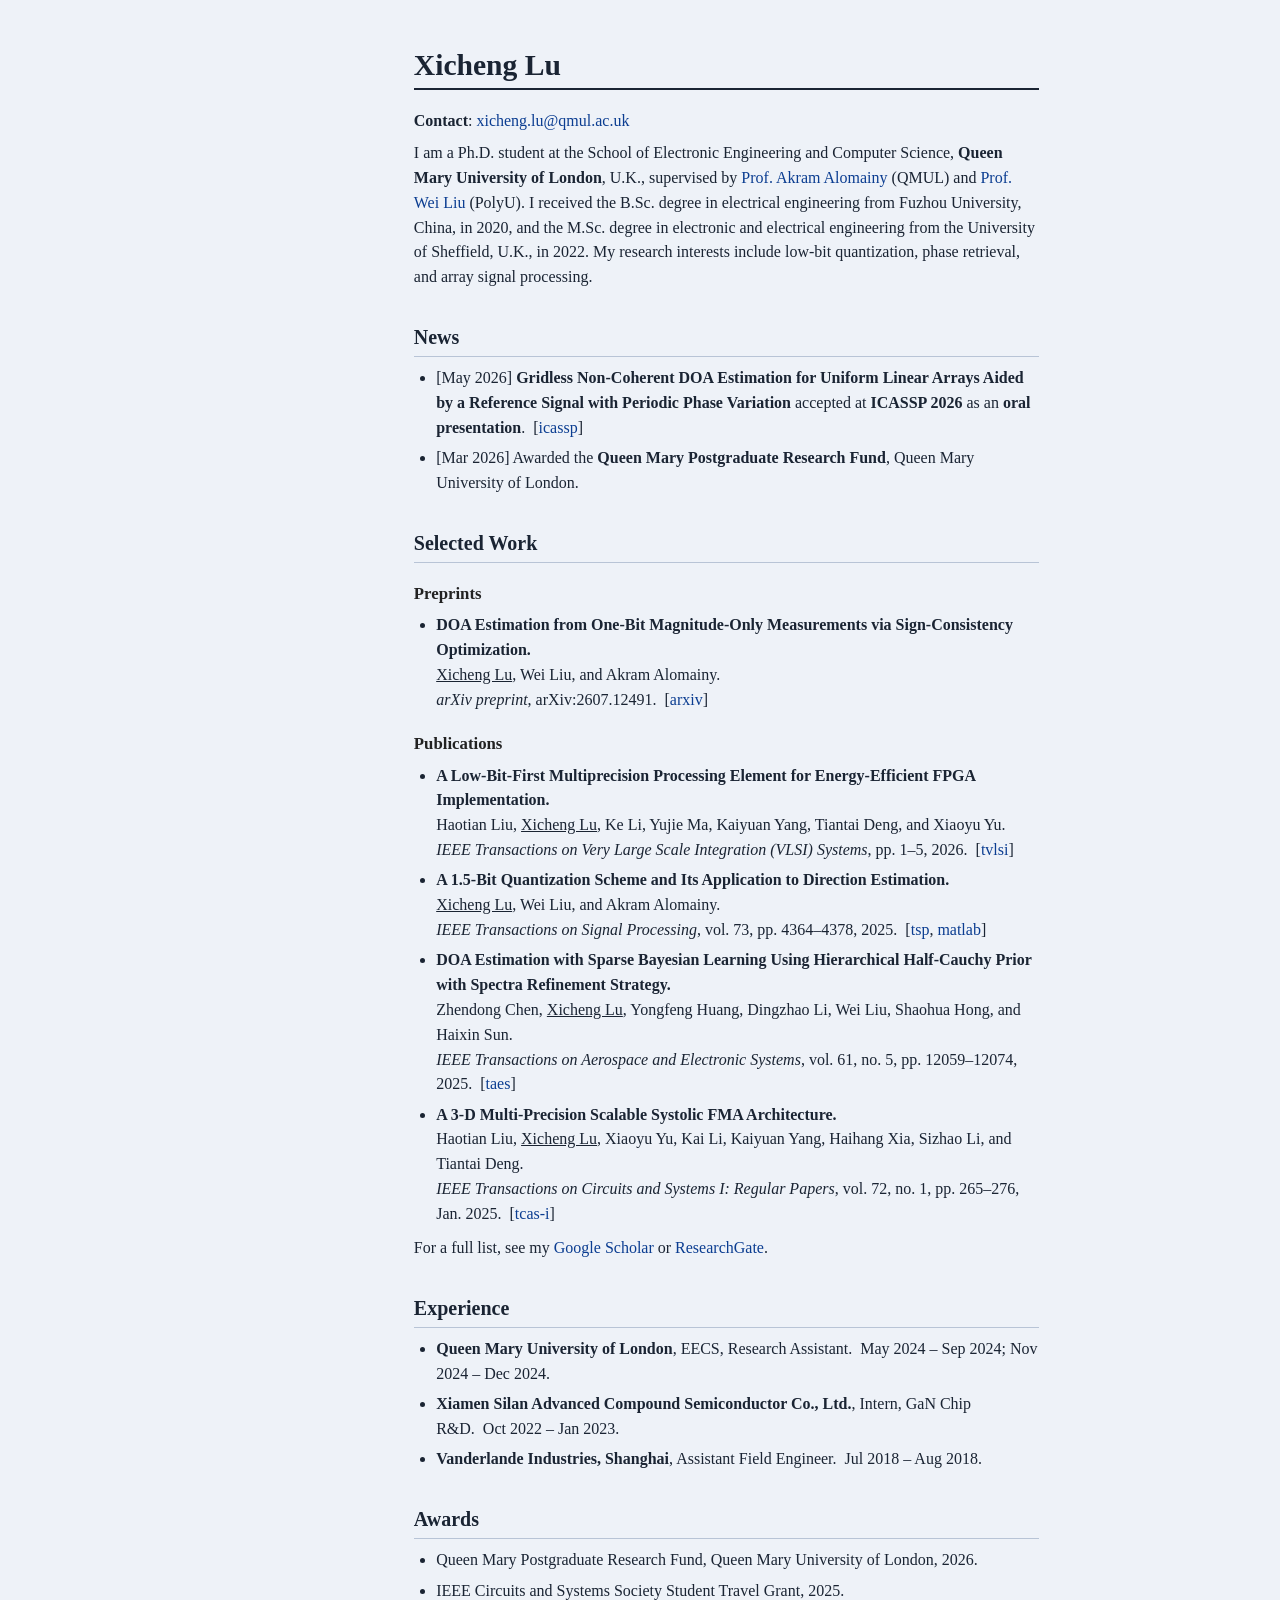
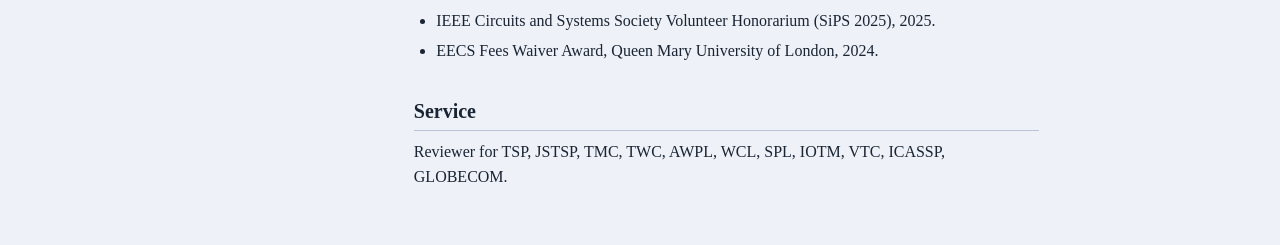
<file: index.html>
<!DOCTYPE html>
<html lang="en">
<head>
  <meta charset="UTF-8" />
  <meta name="viewport" content="width=device-width, initial-scale=1.0" />
  <title>Xicheng Lu</title>
  <link rel="stylesheet" href="style.css" />
</head>
<body>
  <table id="tlayout">
    <tr valign="top">
      <td id="layout-menu"></td>
      <td id="layout-content">
        <div id="toptitle">
          <h1>Xicheng Lu</h1>
        </div>

        <p><b>Contact</b>: <a href="mailto:xicheng.lu@qmul.ac.uk">xicheng.lu@qmul.ac.uk</a></p>

        <p>
          I am a Ph.D. student at the School of Electronic Engineering and Computer Science,
          <b>Queen Mary University of London</b>, U.K., supervised by
          <a href="https://www.seresearch.qmul.ac.uk/electronics/people/aalomainy/" target="_blank" rel="noopener noreferrer">Prof. Akram Alomainy</a> (QMUL)
          and <a href="https://sites.google.com/site/liuweipage" target="_blank" rel="noopener noreferrer">Prof. Wei Liu</a> (PolyU).
          I received the B.Sc. degree in electrical engineering from
          Fuzhou University, China, in 2020, and the M.Sc. degree in electronic and electrical engineering from the
          University of Sheffield, U.K., in 2022. My research interests include
          low-bit quantization, phase retrieval, and array signal processing.
        </p>

        <h2>News</h2>
        <ul>
          <li><p>[May 2026] <b>Gridless Non-Coherent DOA Estimation for Uniform Linear Arrays Aided by a Reference Signal with Periodic Phase Variation</b> accepted at <b>ICASSP 2026</b> as an <b>oral presentation</b>.&nbsp;&nbsp;[<a href="https://ieeexplore.ieee.org/document/11463744" target="_blank" rel="noopener noreferrer">icassp</a>]</p></li>
          <li><p>[Mar 2026] Awarded the <b>Queen Mary Postgraduate Research Fund</b>, Queen Mary University of London.</p></li>
        </ul>

        <h2>Selected Work</h2>

        <h3>Preprints</h3>
        <ul>
          <li>
            <p>
              <b>DOA Estimation from One-Bit Magnitude-Only Measurements via Sign-Consistency Optimization.</b><br />
              <u>Xicheng Lu</u>, Wei Liu, and Akram Alomainy.<br />
              <i>arXiv preprint</i>, arXiv:2607.12491.&nbsp;&nbsp;[<a href="https://arxiv.org/abs/2607.12491" target="_blank" rel="noopener noreferrer">arxiv</a>]
            </p>
          </li>
        </ul>

        <h3>Publications</h3>
        <ul>
          <li>
            <p>
              <b>A Low-Bit-First Multiprecision Processing Element for Energy-Efficient FPGA Implementation.</b><br />
              Haotian Liu, <u>Xicheng Lu</u>, Ke Li, Yujie Ma, Kaiyuan Yang, Tiantai Deng, and Xiaoyu Yu.<br />
              <i>IEEE Transactions on Very Large Scale Integration (VLSI) Systems</i>, pp. 1–5, 2026.&nbsp;&nbsp;[<a href="https://doi.org/10.1109/TVLSI.2026.3722763" target="_blank" rel="noopener noreferrer">tvlsi</a>]
            </p>
          </li>
          <li>
            <p>
              <b>A 1.5-Bit Quantization Scheme and Its Application to Direction Estimation.</b><br />
              <u>Xicheng Lu</u>, Wei Liu, and Akram Alomainy.<br />
              <i>IEEE Transactions on Signal Processing</i>, vol. 73, pp. 4364–4378, 2025.&nbsp;&nbsp;[<a href="https://doi.org/10.1109/TSP.2025.3604889" target="_blank" rel="noopener noreferrer">tsp</a>,&nbsp;<a href="https://github.com/Xichenglu/1.5-bit-and-multi-bit-correlation-estimator-and-DOA-estimation" target="_blank" rel="noopener noreferrer">matlab</a>]
            </p>
          </li>
          <li>
            <p>
              <b>DOA Estimation with Sparse Bayesian Learning Using Hierarchical Half-Cauchy Prior with Spectra Refinement Strategy.</b><br />
              Zhendong Chen, <u>Xicheng Lu</u>, Yongfeng Huang, Dingzhao Li, Wei Liu, Shaohua Hong, and Haixin Sun.<br />
              <i>IEEE Transactions on Aerospace and Electronic Systems</i>, vol. 61, no. 5, pp. 12059–12074, 2025.&nbsp;&nbsp;[<a href="https://doi.org/10.1109/TAES.2025.3571860" target="_blank" rel="noopener noreferrer">taes</a>]
            </p>
          </li>
          <li>
            <p>
              <b>A 3-D Multi-Precision Scalable Systolic FMA Architecture.</b><br />
              Haotian Liu, <u>Xicheng Lu</u>, Xiaoyu Yu, Kai Li, Kaiyuan Yang, Haihang Xia, Sizhao Li, and Tiantai Deng.<br />
              <i>IEEE Transactions on Circuits and Systems I: Regular Papers</i>, vol. 72, no. 1, pp. 265–276, Jan. 2025.&nbsp;&nbsp;[<a href="https://ieeexplore.ieee.org/document/10758343" target="_blank" rel="noopener noreferrer">tcas-i</a>]
            </p>
          </li>
        </ul>

        <p>
          For a full list, see my
          <a href="https://scholar.google.com/citations?user=CYlAmy4AAAAJ" target="_blank" rel="noopener noreferrer">Google Scholar</a>
          or
          <a href="https://www.researchgate.net/profile/Xicheng-Lu-2" target="_blank" rel="noopener noreferrer">ResearchGate</a>.
        </p>

        <h2>Experience</h2>
        <ul>
          <li><p><b>Queen Mary University of London</b>, EECS, Research Assistant.&nbsp;&nbsp;May 2024 – Sep 2024; Nov 2024 – Dec 2024.</p></li>
          <li><p><b>Xiamen Silan Advanced Compound Semiconductor Co., Ltd.</b>, Intern, GaN Chip R&amp;D.&nbsp;&nbsp;Oct 2022 – Jan 2023.</p></li>
          <li><p><b>Vanderlande Industries, Shanghai</b>, Assistant Field Engineer.&nbsp;&nbsp;Jul 2018 – Aug 2018.</p></li>
        </ul>

        <h2>Awards</h2>
        <ul>
          <li><p>Queen Mary Postgraduate Research Fund, Queen Mary University of London, 2026.</p></li>
          <li><p>IEEE Circuits and Systems Society Student Travel Grant, 2025.</p></li>
          <li><p>IEEE Circuits and Systems Society Volunteer Honorarium (SiPS 2025), 2025.</p></li>
          <li><p>EECS Fees Waiver Award, Queen Mary University of London, 2024.</p></li>
        </ul>

        <h2>Service</h2>
        <p>Reviewer for TSP, JSTSP, TMC, TWC, AWPL, WCL, SPL, IOTM, VTC, ICASSP, GLOBECOM.</p>

      </td>
    </tr>
  </table>
  <script data-goatcounter="https://xichenglu.goatcounter.com/count"
          async src="https://gc.zgo.at/count.js"></script>
</body>
</html>
</file>
<file: style.css>
/* Layout inspired by jemdoc — minimalist academic homepage */

html, body {
  margin: 0;
  padding: 0;
  background: #EEF2F8;
  color: #1A2433;
  font-family: Georgia, 'Times New Roman', Times, serif;
  font-size: 16px;
  line-height: 1.55;
}

#tlayout {
  margin: 2.5em auto 2em;
  border-collapse: collapse;
  width: 100%;
  max-width: 830px;
  background: #EEF2F8;
}

#layout-menu {
  width: 9em;
  padding: 0.5em 1em 0.5em 0.8em;
  vertical-align: top;
  border-right: 0;
}

#layout-content {
  padding: 0.5em 1em 1em;
  vertical-align: top;
}

#toptitle {
  border-bottom: 2px solid #1A2433;
  margin-bottom: 1.2em;
  padding-bottom: 0.1em;
}

#toptitle h1 {
  margin: 0 0 0.1em;
  padding: 0;
  font-size: 1.85em;
  color: #1A2433;
  font-weight: bold;
  line-height: 1.2;
}

h2 {
  margin: 1.6em 0 0.45em;
  padding-bottom: 0.15em;
  font-size: 1.25em;
  color: #1A2433;
  border-bottom: 1px solid #B8C4D6;
  font-weight: bold;
}

h3 {
  margin: 1.1em 0 0.3em;
  font-size: 1.05em;
  color: #222;
  font-weight: bold;
}

p {
  margin: 0.45em 0;
}

a {
  color: #0B3D91;
  text-decoration: none;
}

a:hover {
  text-decoration: underline;
}

ul {
  margin: 0.4em 0 0.6em;
  padding-left: 1.4em;
}

ul li {
  margin-bottom: 0.35em;
}

ul li p {
  margin: 0.1em 0;
}

b {
  color: #1A2433;
}

u {
  text-decoration: underline;
}

#footer {
  margin-top: 2.5em;
  padding-top: 0.6em;
  border-top: 1px solid #B8C4D6;
  font-size: 0.85em;
  color: #4a5872;
}

#footer-text {
  text-align: left;
}

@media (max-width: 780px) {
  #tlayout {
    margin: 1em auto;
  }

  #layout-menu {
    display: none;
  }

  #layout-content {
    padding: 0.5em 1em;
  }

  #toptitle h1 {
    font-size: 1.55em;
  }
}
</file>
